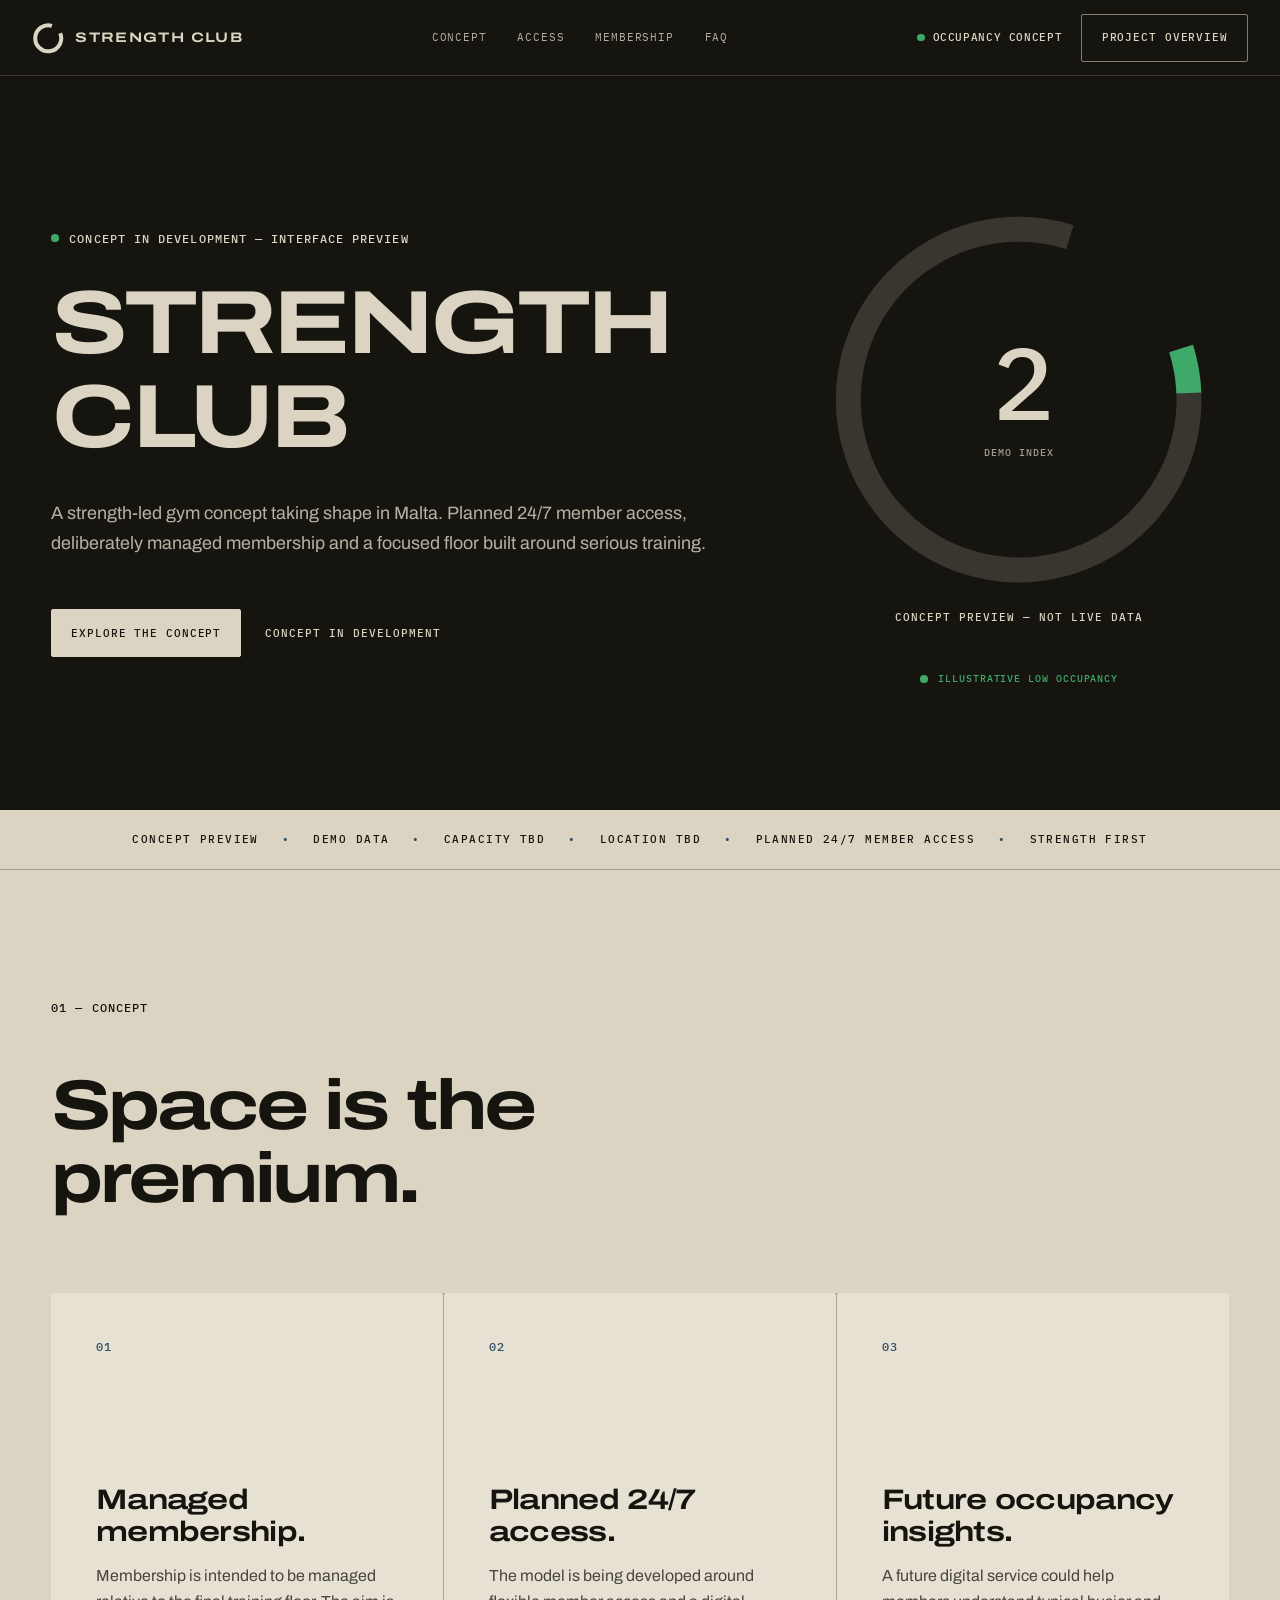
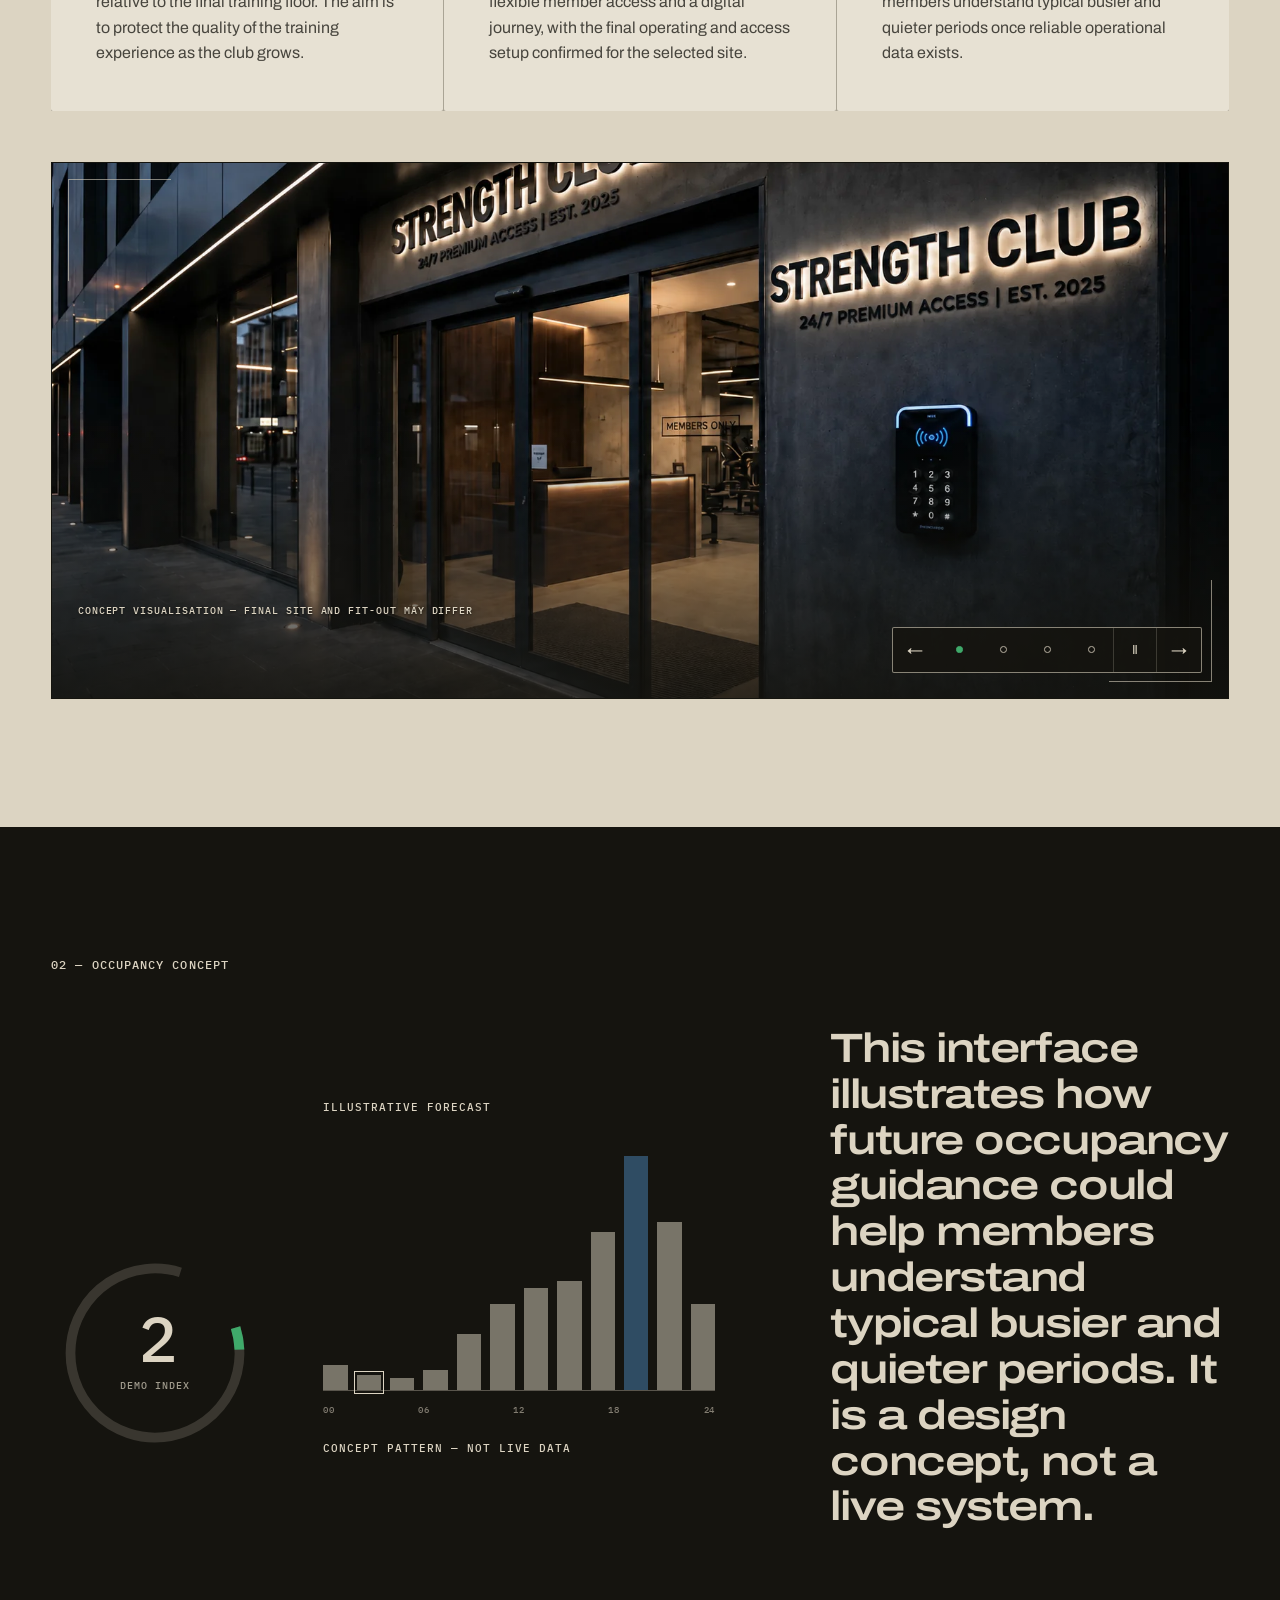
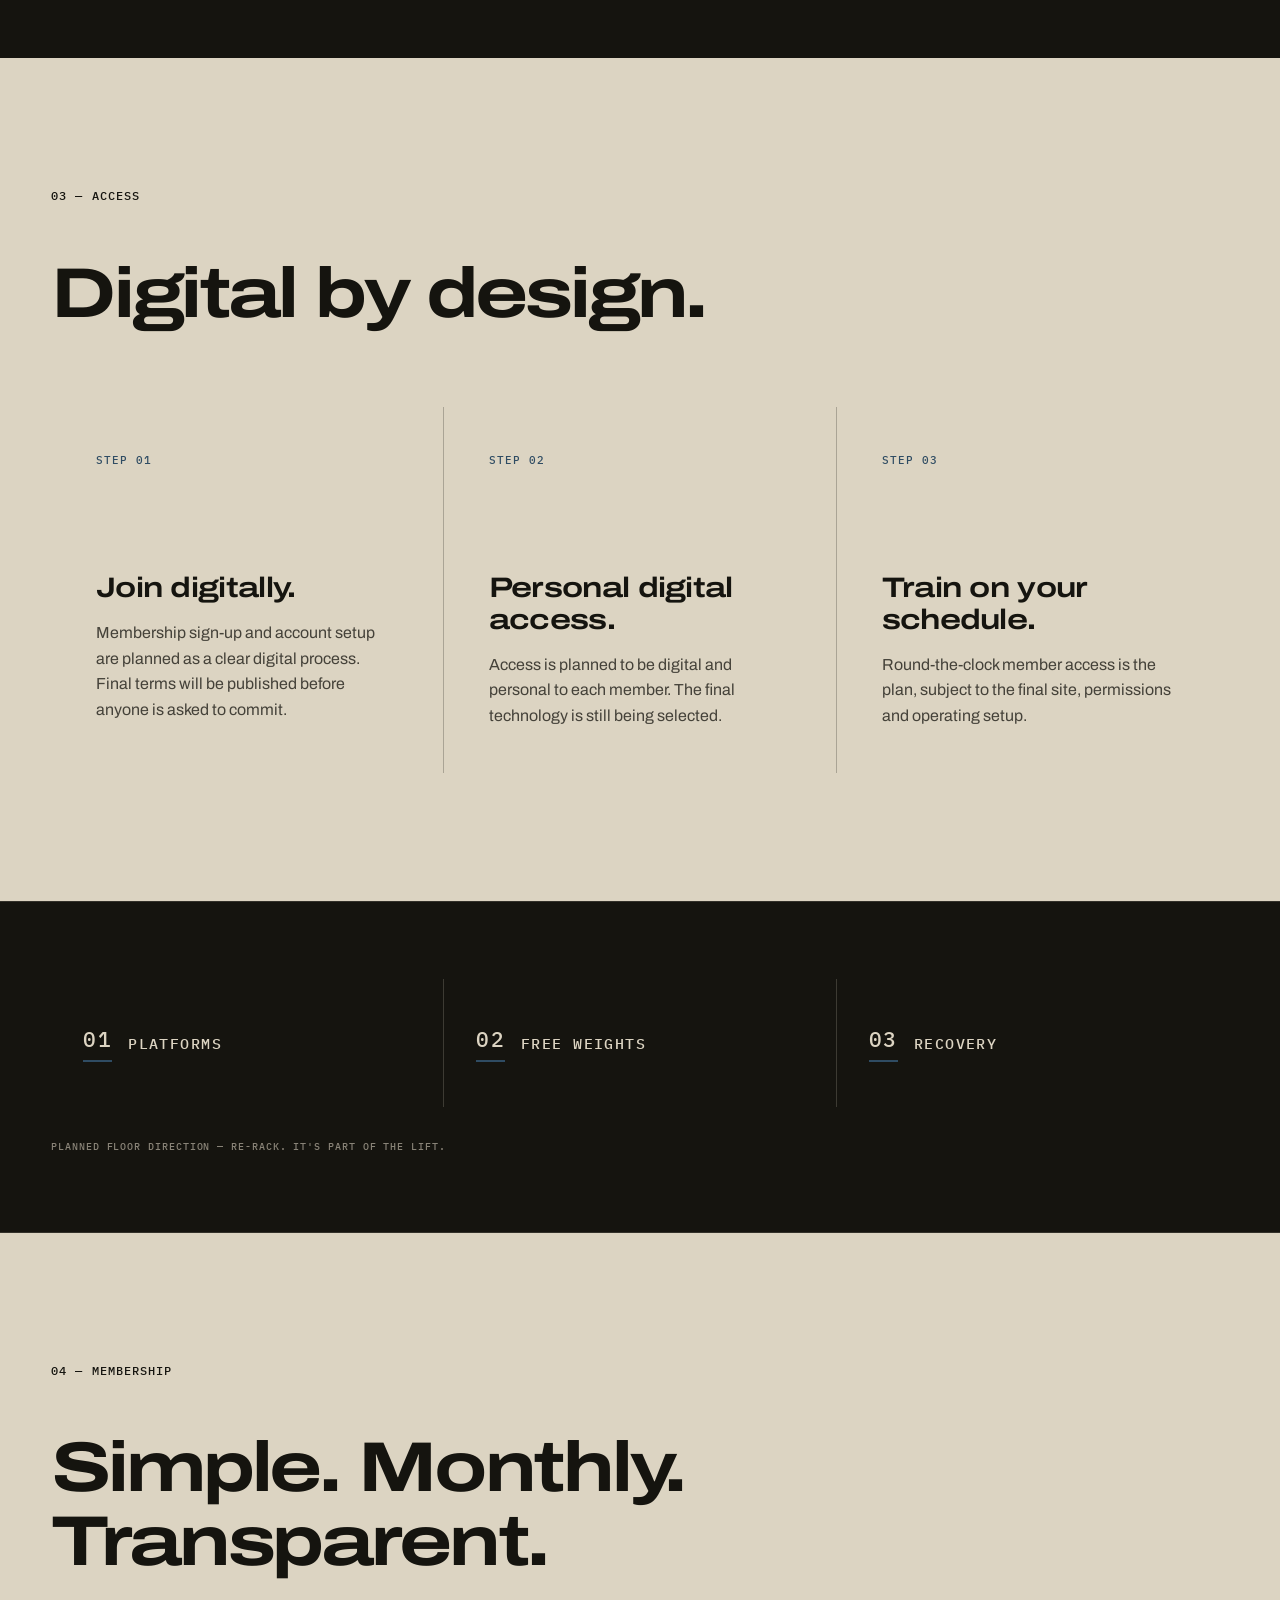
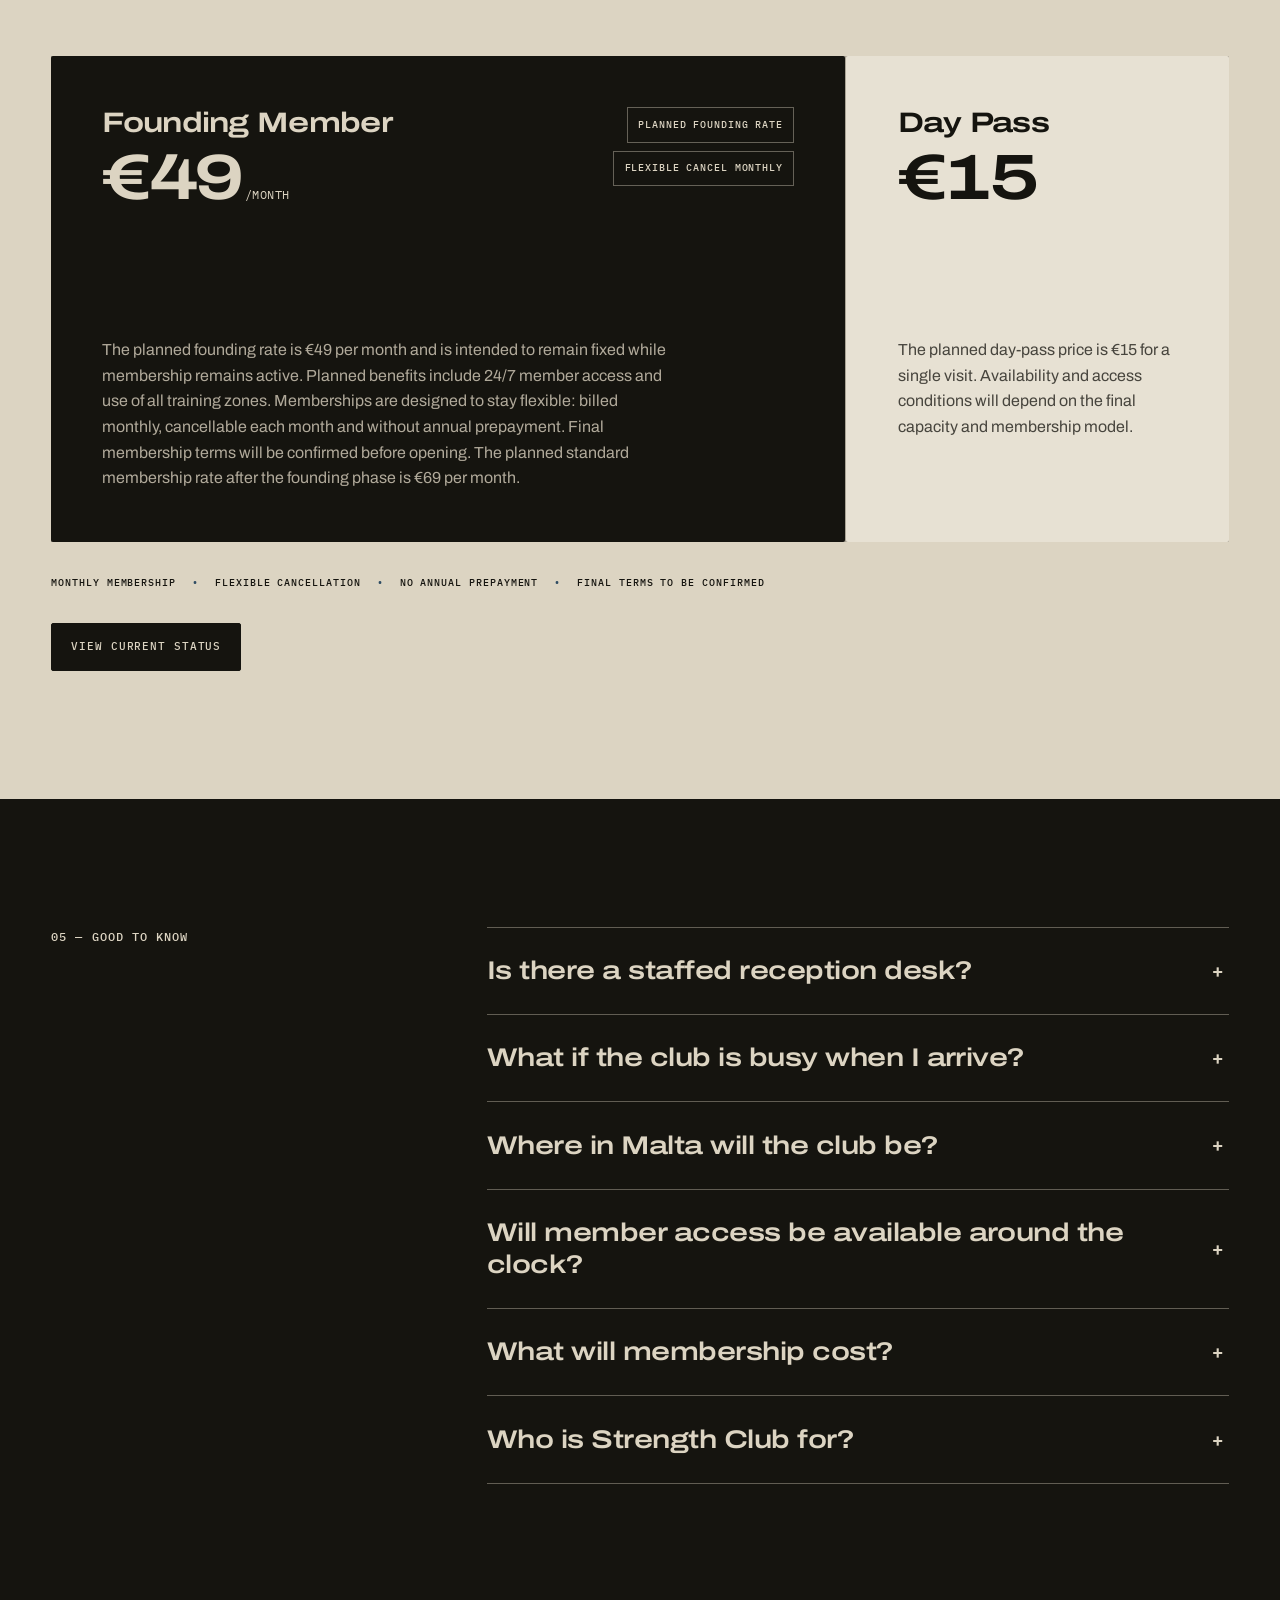
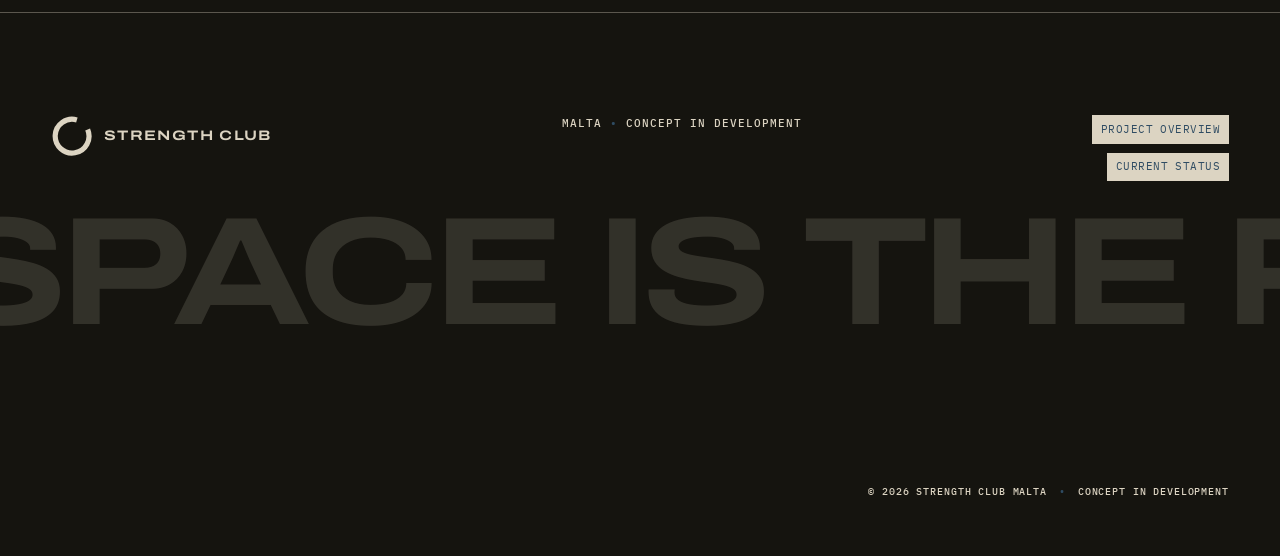
<file: index.html>
<!doctype html>
<html lang="en">
<head>
  <meta charset="utf-8">
  <meta name="viewport" content="width=device-width, initial-scale=1">
  <meta name="description" content="Strength Club Malta is a strength-led gym concept in development for Malta, built around planned 24/7 member access, managed membership and a focused training environment.">
  <meta name="theme-color" content="#15140F">
  <title>Strength Club Malta</title>
  <link rel="preconnect" href="https://fonts.googleapis.com">
  <link rel="preconnect" href="https://fonts.gstatic.com" crossorigin>
  <link href="https://fonts.googleapis.com/css2?family=Archivo:wdth,wght@62..125,400..700&amp;family=IBM+Plex+Mono:wght@400;500&amp;display=swap" rel="stylesheet" media="print" data-font-stylesheet>
  <noscript><link href="https://fonts.googleapis.com/css2?family=Archivo:wdth,wght@62..125,400..700&amp;family=IBM+Plex+Mono:wght@400;500&amp;display=swap" rel="stylesheet"></noscript>
  <link rel="icon" href="data:image/svg+xml,%3Csvg xmlns='http://www.w3.org/2000/svg' viewBox='0 0 64 64'%3E%3Crect width='64' height='64' fill='%2315140F'/%3E%3Cpath d='M56.4 22.4A26 26 0 1 1 39.8 7.6' fill='none' stroke='%23DCD4C2' stroke-width='8'/%3E%3C/svg%3E">
  <link rel="stylesheet" href="css/styles.css">
  <script src="js/main.js" defer></script>
</head>
<body>
  <a class="skip-link" href="#main-content">Skip to content</a>

  <header class="site-header theme-dark">
    <nav class="nav-shell" aria-label="Primary navigation">
      <a class="brand" href="#top" aria-label="Strength Club home">
        <svg class="brand-ring" viewBox="0 0 64 64" aria-hidden="true">
          <path d="M56.4 22.4A26 26 0 1 1 39.8 7.6" pathLength="100" />
        </svg>
        <span class="brand-name">STRENGTH CLUB</span>
      </a>

      <div class="nav-links" id="primary-navigation">
        <a href="#concept">Concept</a>
        <a href="#access">Access</a>
        <a href="#membership">Membership</a>
        <a href="#faq">FAQ</a>
        <a class="button button--outline nav-login-mobile" href="#concept">PROJECT OVERVIEW</a>
      </div>

      <div class="nav-actions">
        <div class="nav-live" aria-label="Occupancy interface concept preview">
          <span class="live-dot" aria-hidden="true"></span>
          <span>OCCUPANCY CONCEPT</span>
        </div>
        <a class="button button--outline nav-login-desktop" href="#concept">PROJECT OVERVIEW</a>
        <button class="menu-toggle" type="button" aria-expanded="false" aria-controls="primary-navigation">
          <span class="sr-only">Toggle menu</span>
          <span aria-hidden="true"></span>
          <span aria-hidden="true"></span>
        </button>
      </div>
    </nav>
  </header>

  <main id="main-content">
    <section class="hero theme-dark" id="top" aria-labelledby="hero-title">
      <div class="container hero-grid">
        <div class="hero-copy">
          <p class="eyebrow eyebrow--live"><span class="live-dot" aria-hidden="true"></span><span>CONCEPT IN DEVELOPMENT <span aria-hidden="true">—</span> INTERFACE PREVIEW</span></p>
          <h1 id="hero-title">STRENGTH CLUB</h1>
          <p class="hero-subline">A strength-led gym concept taking shape in Malta. Planned 24/7 member access, deliberately managed membership and a focused floor built around serious training.</p>
          <div class="hero-actions">
            <a class="button button--primary" href="#concept">EXPLORE THE CONCEPT</a>
            <span class="mono-note">CONCEPT IN DEVELOPMENT</span>
          </div>
        </div>

        <div class="hero-dial-wrap">
          <div class="dial dial--hero" data-dial>
            <svg class="dial-graphic" viewBox="0 0 320 320" role="img" aria-label="Illustrative occupancy interface preview. Demo value: 9." data-dial-graphic>
              <path class="dial-track" d="M283.97 120.91A130 130 0 1 1 199.09 36.03" pathLength="100" />
              <path class="dial-progress" d="M283.97 120.91A130 130 0 1 1 199.09 36.03" pathLength="100" data-dial-progress />
            </svg>
            <div class="dial-center">
              <output class="dial-number" aria-live="polite" aria-atomic="true" data-occupancy-count>9</output>
              <span class="dial-label">DEMO INDEX</span>
            </div>
          </div>
          <p class="mono-note">CONCEPT PREVIEW <span aria-hidden="true">—</span> NOT LIVE DATA</p>
          <p class="occupancy-status status--quiet" data-status>
            <span class="status-marker" aria-hidden="true"></span>
            <span data-status-text>ILLUSTRATIVE LOW OCCUPANCY</span>
          </p>
        </div>
      </div>
    </section>

    <section class="data-strip theme-light" aria-label="Illustrative club data interface">
      <div class="data-strip-inner">
        <span>CONCEPT PREVIEW</span><span aria-hidden="true">•</span>
        <span>DEMO DATA</span><span aria-hidden="true">•</span>
        <span>CAPACITY TBD</span><span aria-hidden="true">•</span>
        <span>LOCATION TBD</span><span aria-hidden="true">•</span>
        <span>PLANNED 24/7 MEMBER ACCESS</span><span aria-hidden="true">•</span>
        <span>STRENGTH FIRST</span>
      </div>
    </section>

    <section class="section concept theme-light reveal" id="concept" aria-labelledby="concept-title">
      <div class="container">
        <p class="eyebrow">01 — CONCEPT</p>
        <h2 id="concept-title">Space is the premium.</h2>
        <div class="card-grid concept-grid">
          <article class="info-card">
            <span class="card-number">01</span>
            <h3>Managed membership.</h3>
            <p>Membership is intended to be managed relative to the final training floor. The aim is to protect the quality of the training experience as the club grows.</p>
          </article>
          <article class="info-card">
            <span class="card-number">02</span>
            <h3>Planned 24/7 access.</h3>
            <p>The model is being developed around flexible member access and a digital journey, with the final operating and access setup confirmed for the selected site.</p>
          </article>
          <article class="info-card">
            <span class="card-number">03</span>
            <h3>Future occupancy insights.</h3>
            <p>A future digital service could help members understand typical busier and quieter periods once reliable operational data exists.</p>
          </article>
        </div>
        <div
          class="media-placeholder concept-slider"
          data-concept-slider
          role="region"
          aria-roledescription="carousel"
          aria-label="Strength Club concept visualisations"
          tabindex="0"
        >
          <div class="concept-slider__viewport">
            <figure class="concept-slide is-active" data-concept-slide role="group" aria-roledescription="slide" aria-label="1 of 4" aria-hidden="false">
              <img src="assets/images/strength-club-exterior.webp" width="1672" height="941" alt="Concept visualisation of the Strength Club exterior and digital member entrance." decoding="async" loading="eager">
            </figure>
            <figure class="concept-slide" data-concept-slide role="group" aria-roledescription="slide" aria-label="2 of 4" aria-hidden="true">
              <img src="assets/images/strength-club-interior-city.webp" width="1672" height="941" alt="Concept visualisation of a Strength Club training floor with free weights, racks and city views." decoding="async" loading="lazy">
            </figure>
            <figure class="concept-slide" data-concept-slide role="group" aria-roledescription="slide" aria-label="3 of 4" aria-hidden="true">
              <img src="assets/images/strength-club-interior-dark.webp" width="1672" height="941" alt="Concept visualisation of a focused Strength Club interior with strength equipment and mirrored walls." decoding="async" loading="lazy">
            </figure>
            <figure class="concept-slide" data-concept-slide role="group" aria-roledescription="slide" aria-label="4 of 4" aria-hidden="true">
              <img src="assets/images/strength-club-digital-access.webp" width="1672" height="941" alt="Concept visualisation of personal digital access at the Strength Club entrance." decoding="async" loading="lazy">
            </figure>
          </div>

          <p class="concept-slider__caption">CONCEPT VISUALISATION — FINAL SITE AND FIT-OUT MAY DIFFER</p>

          <div class="concept-slider__controls" aria-label="Concept visual controls">
            <button class="concept-slider__arrow" type="button" data-concept-previous aria-label="Previous concept visual"><span aria-hidden="true">←</span></button>
            <div class="concept-slider__dots" role="group" aria-label="Choose a concept visual">
              <button class="concept-slider__dot is-active" type="button" data-concept-dot data-slide-index="0" aria-label="Show concept visual 1" aria-current="true"></button>
              <button class="concept-slider__dot" type="button" data-concept-dot data-slide-index="1" aria-label="Show concept visual 2"></button>
              <button class="concept-slider__dot" type="button" data-concept-dot data-slide-index="2" aria-label="Show concept visual 3"></button>
              <button class="concept-slider__dot" type="button" data-concept-dot data-slide-index="3" aria-label="Show concept visual 4"></button>
            </div>
            <button class="concept-slider__toggle" type="button" data-concept-toggle aria-label="Pause slideshow" aria-pressed="false"><span data-concept-toggle-icon aria-hidden="true">Ⅱ</span></button>
            <button class="concept-slider__arrow" type="button" data-concept-next aria-label="Next concept visual"><span aria-hidden="true">→</span></button>
          </div>
        </div>
      </div>
    </section>

    <section class="section live-section theme-dark reveal" id="live" aria-labelledby="live-title">
      <div class="container">
        <p class="eyebrow">02 — OCCUPANCY CONCEPT</p>
        <h2 class="sr-only" id="live-title">Illustrative occupancy interface and forecast concept.</h2>
        <div class="live-layout">
          <div class="live-instruments">
            <div class="dial dial--compact" data-dial>
              <svg class="dial-graphic" viewBox="0 0 320 320" role="img" aria-label="Illustrative occupancy interface preview. Demo value: 9." data-dial-graphic>
                <path class="dial-track" d="M283.97 120.91A130 130 0 1 1 199.09 36.03" pathLength="100" />
                <path class="dial-progress" d="M283.97 120.91A130 130 0 1 1 199.09 36.03" pathLength="100" data-dial-progress />
              </svg>
              <div class="dial-center">
                <output class="dial-number" data-occupancy-count>9</output>
                <span class="dial-label">DEMO INDEX</span>
              </div>
            </div>

            <div class="forecast">
              <p class="forecast-title">ILLUSTRATIVE FORECAST</p>
              <div class="forecast-chart" data-forecast role="img" aria-label="Illustrative occupancy forecast concept. Not live data."></div>
              <div class="forecast-axis" aria-hidden="true">
                <span>00</span><span>06</span><span>12</span><span>18</span><span>24</span>
              </div>
              <p class="forecast-caption">CONCEPT PATTERN — NOT LIVE DATA</p>
            </div>
          </div>

          <div class="live-copy">
            <p>This interface illustrates how future occupancy guidance could help members understand typical busier and quieter periods. It is a design concept, not a live system.</p>
          </div>
        </div>
      </div>
    </section>

    <section class="section access theme-light reveal" id="access" aria-labelledby="access-title">
      <div class="container">
        <p class="eyebrow">03 — ACCESS</p>
        <h2 id="access-title">Digital by design.</h2>
        <div class="steps-grid">
          <article class="step">
            <span class="step-label">STEP 01</span>
            <h3>Join digitally.</h3>
            <p>Membership sign-up and account setup are planned as a clear digital process. Final terms will be published before anyone is asked to commit.</p>
          </article>
          <article class="step">
            <span class="step-label">STEP 02</span>
            <h3>Personal digital access.</h3>
            <p>Access is planned to be digital and personal to each member. The final technology is still being selected.</p>
          </article>
          <article class="step">
            <span class="step-label">STEP 03</span>
            <h3>Train on your schedule.</h3>
            <p>Round-the-clock member access is the plan, subject to the final site, permissions and operating setup.</p>
          </article>
        </div>
      </div>
    </section>

    <section class="wayfinding theme-dark reveal" aria-labelledby="zones-title">
      <div class="container">
        <h2 class="sr-only" id="zones-title">Training zones.</h2>
        <div class="zone-grid">
          <p><span>01</span> PLATFORMS</p>
          <p><span>02</span> FREE WEIGHTS</p>
          <p><span>03</span> RECOVERY</p>
        </div>
        <p class="wayfinding-note">PLANNED FLOOR DIRECTION — RE-RACK. IT'S PART OF THE LIFT.</p>
      </div>
    </section>

    <section class="section membership theme-light reveal" id="membership" aria-labelledby="membership-title">
      <div class="container">
        <p class="eyebrow">04 — MEMBERSHIP</p>
        <h2 id="membership-title">Simple. Monthly. Transparent.</h2>
        <div class="pricing-grid">
          <article class="price-card price-card--featured">
            <div class="price-card-head">
              <div>
                <h3>Founding Member</h3>
                <p class="price"><span>€49</span>/month</p>
              </div>
              <div class="membership-badges" aria-label="Membership features">
                <span class="spots-badge">PLANNED FOUNDING RATE</span>
                <span class="spots-badge">FLEXIBLE  CANCEL MONTHLY</span>
              </div>
            </div>
            <p>The planned founding rate is €49 per month and is intended to remain fixed while membership remains active. Planned benefits include 24/7 member access and use of all training zones. Memberships are designed to stay flexible: billed monthly, cancellable each month and without annual prepayment. Final membership terms will be confirmed before opening. The planned standard membership rate after the founding phase is €69 per month.</p>
          </article>
          <article class="price-card">
            <div class="price-card-head">
              <div>
                <h3>Day Pass</h3>
                <p class="price"><span>€15</span></p>
              </div>
            </div>
            <p>The planned day-pass price is €15 for a single visit. Availability and access conditions will depend on the final capacity and membership model.</p>
          </article>
        </div>
        <p class="terms-line">MONTHLY MEMBERSHIP <span>•</span> FLEXIBLE CANCELLATION <span>•</span> NO ANNUAL PREPAYMENT <span>•</span> FINAL TERMS TO BE CONFIRMED</p>
        <a class="button button--dark" href="#faq">VIEW CURRENT STATUS</a>
      </div>
    </section>

    <section class="section faq theme-dark reveal" id="faq" aria-labelledby="faq-title">
      <div class="container faq-layout">
        <div>
          <p class="eyebrow">05 — GOOD TO KNOW</p>
          <h2 class="sr-only" id="faq-title">Frequently asked questions.</h2>
        </div>
        <div class="accordion">
          <details>
            <summary>Is there a staffed reception desk?</summary>
            <p>A staffed reception desk is not planned. The club is intended to run digitally, while cleaning, maintenance, support and operational responsibility remain part of the model. The final setup will be published before opening.</p>
          </details>
          <details>
            <summary>What if the club is busy when I arrive?</summary>
            <p>Managing membership relative to the floor is central to the model. We will not promise that every piece of equipment is available at every moment, but the club is deliberately being designed not to maximise membership at the expense of the training experience.</p>
          </details>
          <details>
            <summary>Where in Malta will the club be?</summary>
            <p>The location has not been confirmed. The building will shape the final floor plan, and the location will be announced once an agreement is in place.</p>
          </details>
          <details>
            <summary>Will member access be available around the clock?</summary>
            <p>Round-the-clock member access is planned, but feasibility depends on the final site, permissions and operating setup. The confirmed access hours will be published before opening.</p>
          </details>
          <details>
            <summary>What will membership cost?</summary>
            <p>The current pricing plan is €49 per month for founding members, with a planned standard membership rate of €69 per month and a €15 day pass. Memberships are intended to be billed monthly and cancellable each month, without annual prepayment. Final membership terms will be confirmed before opening.</p>
          </details>
          <details>
            <summary>Who is Strength Club for?</summary>
            <p>Anyone who enjoys training and is motivated to work on themselves. You do not need to be advanced. The club is intended for people who value flexible access, a focused environment, good equipment and a floor that is managed responsibly.</p>
          </details>
        </div>
      </div>
    </section>
  </main>

  <footer class="site-footer theme-dark">
    <div class="footer-graphic" aria-hidden="true">SPACE IS THE PREMIUM.</div>
    <div class="container footer-content">
      <div class="footer-top">
        <a class="brand footer-brand" href="#top" aria-label="Strength Club home">
          <svg class="brand-ring" viewBox="0 0 64 64" aria-hidden="true">
            <path d="M56.4 22.4A26 26 0 1 1 39.8 7.6" pathLength="100" />
          </svg>
          <span class="brand-name">STRENGTH CLUB</span>
        </a>
        <p class="footer-location">MALTA <span>•</span> CONCEPT IN DEVELOPMENT</p>
        <div class="footer-contact">
          <a href="#concept">PROJECT OVERVIEW</a>
          <a href="#faq">CURRENT STATUS</a>
        </div>
      </div>
      <div class="footer-bottom">
        <p>© 2026 STRENGTH CLUB MALTA <span>•</span> CONCEPT IN DEVELOPMENT</p>
      </div>
    </div>
  </footer>
</body>
</html>
</file>
<file: css/styles.css>
@charset "UTF-8";

:root {
  /* Colors */
  --ink: #15140F;
  --stone: #DCD4C2;
  --stone-soft: #E7E1D3;
  --grotto: #2F4C63;
  --live: #3FA96A;

  /* Typography */
  --font-display: "Archivo", sans-serif;
  --font-body: "Archivo", sans-serif;
  --font-mono: "IBM Plex Mono", monospace;

  /* Layout */
  --container: 1460px;
  --gutter: clamp(1.25rem, 4vw, 4.5rem);
  --section-space: clamp(5rem, 10vw, 9.5rem);
  --header-height: 4.75rem;
}

*,
*::before,
*::after {
  box-sizing: border-box;
}

html {
  scroll-behavior: smooth;
  scroll-padding-top: var(--header-height);
  -webkit-text-size-adjust: 100%;
  text-size-adjust: 100%;
}

body {
  margin: 0;
  min-width: 20rem;
  background: var(--ink);
  color: var(--ink);
  font-family: var(--font-body);
  font-size: 1rem;
  font-weight: 400;
  line-height: 1.6;
  text-rendering: optimizeLegibility;
  -webkit-font-smoothing: antialiased;
}

body.menu-open {
  overflow: hidden;
}

img,
svg {
  display: block;
  max-width: 100%;
}

a {
  color: inherit;
  text-decoration: none;
}

button,
input,
select,
textarea {
  font: inherit;
}

button {
  color: inherit;
}

p,
h1,
h2,
h3 {
  margin-top: 0;
}

p:last-child {
  margin-bottom: 0;
}

::selection {
  background: var(--grotto);
  color: var(--stone);
}

:where(a, button, summary):focus-visible {
  outline: 2px solid var(--grotto);
  outline-offset: 4px;
}

.theme-dark :where(a, button, summary):focus-visible {
  box-shadow: 0 0 0 4px var(--stone);
}

.skip-link {
  position: fixed;
  z-index: 1000;
  top: 0.75rem;
  left: 0.75rem;
  padding: 0.7rem 1rem;
  border-radius: 2px;
  background: var(--stone);
  color: var(--ink);
  font-family: var(--font-mono);
  font-size: 0.75rem;
  letter-spacing: 0.08em;
  text-transform: uppercase;
  transform: translateY(-180%);
}

.skip-link:focus {
  transform: translateY(0);
}

.sr-only {
  position: absolute !important;
  width: 1px !important;
  height: 1px !important;
  padding: 0 !important;
  margin: -1px !important;
  overflow: hidden !important;
  clip: rect(0, 0, 0, 0) !important;
  white-space: nowrap !important;
  border: 0 !important;
}

.container {
  width: min(100% - (2 * var(--gutter)), var(--container));
  margin-inline: auto;
}

.theme-dark {
  background: var(--ink);
  color: var(--stone);
}

.theme-light {
  background: var(--stone);
  color: var(--ink);
}

.section {
  padding-block: var(--section-space);
}

h1,
h2,
h3,
.brand-name {
  font-family: var(--font-display);
  font-stretch: 125%;
  font-variation-settings: "wdth" 125;
}

h1,
h2 {
  font-weight: 700;
  letter-spacing: -0.045em;
  line-height: 1.05;
}

h1 {
  max-width: 10ch;
  margin-bottom: clamp(1.5rem, 3vw, 2.2rem);
  font-size: clamp(3.3rem, 7vw, 7.8rem);
}

h2 {
  max-width: 13ch;
  margin-bottom: clamp(2.75rem, 6vw, 5.5rem);
  font-size: clamp(2.65rem, 5.5vw, 6.25rem);
}

h3 {
  margin-bottom: 1rem;
  font-size: clamp(1.45rem, 2.2vw, 2.1rem);
  font-weight: 650;
  letter-spacing: -0.025em;
  line-height: 1.12;
}

.eyebrow,
.mono-note,
.card-number,
.step-label,
.spots-badge,
.terms-line,
.forecast-title,
.forecast-caption,
.forecast-axis,
.occupancy-status,
.data-strip,
.zone-grid,
.wayfinding-note,
.footer-location,
.footer-bottom,
.placeholder-index,
.placeholder-caption {
  font-family: var(--font-mono);
  font-variant-numeric: tabular-nums;
  font-weight: 500;
  letter-spacing: 0.09em;
  text-transform: uppercase;
}

.eyebrow {
  display: flex;
  align-items: center;
  gap: 0.65rem;
  margin-bottom: clamp(2rem, 4vw, 4rem);
  font-size: 0.75rem;
}

.eyebrow--live {
  margin-bottom: 1.75rem;
}

.live-dot,
.status-marker {
  display: inline-block;
  flex: 0 0 auto;
  width: 0.48rem;
  height: 0.48rem;
  border-radius: 50%;
  background: var(--live);
}

.button {
  display: inline-flex;
  min-height: 3rem;
  align-items: center;
  justify-content: center;
  padding: 0.82rem 1.2rem;
  border: 1px solid transparent;
  border-radius: 2px;
  font-family: var(--font-mono);
  font-size: 0.69rem;
  font-weight: 500;
  letter-spacing: 0.08em;
  line-height: 1;
  text-align: center;
  text-transform: uppercase;
  transition: background-color 180ms ease, color 180ms ease, border-color 180ms ease;
}

.button--primary {
  border-color: var(--stone);
  background: var(--stone);
  color: var(--ink);
}

.button--primary:hover {
  background: var(--stone-soft);
}

.button--outline {
  border-color: rgba(220, 212, 194, 0.55);
  color: var(--stone);
}

.button--outline:hover {
  border-color: var(--stone);
  background: var(--stone);
  color: var(--ink);
}

.button--dark {
  border-color: var(--ink);
  background: var(--ink);
  color: var(--stone);
}

.button--dark:hover {
  background: var(--grotto);
  border-color: var(--grotto);
}

/* Header */
.site-header {
  position: sticky;
  z-index: 100;
  top: 0;
  height: var(--header-height);
  border-bottom: 1px solid rgba(220, 212, 194, 0.18);
}

.nav-shell {
  display: grid;
  width: min(100% - (2 * clamp(1rem, 2.5vw, 2.5rem)), 1600px);
  height: 100%;
  margin-inline: auto;
  grid-template-columns: auto 1fr auto;
  align-items: center;
  gap: clamp(1rem, 3vw, 3.5rem);
}

.brand {
  display: inline-flex;
  align-items: center;
  gap: 0.7rem;
  white-space: nowrap;
}

.brand-ring {
  width: 2rem;
  height: 2rem;
}

.brand-ring path {
  fill: none;
  stroke: currentColor;
  stroke-linecap: butt;
  stroke-width: 8;
}

.brand-name {
  font-size: 0.86rem;
  font-weight: 650;
  letter-spacing: 0.1em;
  line-height: 1;
}

.nav-links {
  display: flex;
  align-items: center;
  justify-content: center;
  gap: clamp(1.2rem, 2.4vw, 2.75rem);
}

.nav-links > a:not(.button) {
  position: relative;
  color: rgba(220, 212, 194, 0.8);
  font-family: var(--font-mono);
  font-size: 0.67rem;
  letter-spacing: 0.08em;
  text-transform: uppercase;
}

.nav-links > a:not(.button)::after {
  position: absolute;
  right: 0;
  bottom: -0.45rem;
  left: 0;
  height: 1px;
  background: var(--stone);
  content: "";
  transform: scaleX(0);
  transform-origin: right;
  transition: transform 180ms ease;
}

.nav-links > a:not(.button):hover {
  color: var(--stone);
}

.nav-links > a:not(.button):hover::after {
  transform: scaleX(1);
  transform-origin: left;
}

.nav-actions {
  display: flex;
  align-items: center;
  justify-content: flex-end;
  gap: clamp(0.75rem, 1.5vw, 1.5rem);
}

.nav-live {
  display: flex;
  align-items: center;
  gap: 0.5rem;
  font-family: var(--font-mono);
  font-size: 0.66rem;
  font-variant-numeric: tabular-nums;
  font-weight: 500;
  letter-spacing: 0.06em;
  white-space: nowrap;
}

.nav-login-mobile,
.menu-toggle {
  display: none;
}

/* Hero */
.hero {
  display: flex;
  min-height: calc(90svh - var(--header-height));
  align-items: center;
  padding-block: clamp(4rem, 8vw, 8rem);
}

.hero-grid {
  display: grid;
  grid-template-columns: minmax(0, 1.22fr) minmax(20rem, 0.78fr);
  align-items: center;
  gap: clamp(3rem, 8vw, 9rem);
}

.hero-copy {
  max-width: 55rem;
}

.hero-subline {
  max-width: 44rem;
  margin-bottom: clamp(2rem, 4vw, 3.25rem);
  color: rgba(220, 212, 194, 0.82);
  font-size: clamp(1rem, 1.4vw, 1.2rem);
  line-height: 1.65;
}

.hero-actions {
  display: flex;
  align-items: center;
  gap: 1.5rem;
  flex-wrap: wrap;
}

.mono-note {
  font-size: 0.69rem;
}

.hero-dial-wrap {
  display: flex;
  align-items: center;
  flex-direction: column;
}

.dial {
  position: relative;
  flex: 0 0 auto;
  aspect-ratio: 1;
}

.dial--hero {
  width: min(100%, 31rem);
}

.dial-graphic {
  width: 100%;
  height: 100%;
  overflow: visible;
}

.dial-track,
.dial-progress {
  fill: none;
  stroke-width: 19;
}

.dial-track {
  stroke: rgba(220, 212, 194, 0.18);
}

.dial-progress {
  stroke: var(--live);
  stroke-linecap: butt;
  transition: stroke-dashoffset 1.2s ease-out;
}

.dial-center {
  position: absolute;
  top: 50%;
  left: 50%;
  display: flex;
  align-items: center;
  flex-direction: column;
  justify-content: center;
  transform: translate(-50%, -50%);
}

.dial-number {
  color: var(--stone);
  font-family: var(--font-mono);
  font-size: clamp(4.6rem, 8vw, 8rem);
  font-variant-numeric: tabular-nums;
  font-weight: 500;
  letter-spacing: -0.08em;
  line-height: 0.85;
}

.dial-label {
  margin-top: 1.2rem;
  color: rgba(220, 212, 194, 0.7);
  font-family: var(--font-mono);
  font-size: clamp(0.58rem, 0.8vw, 0.72rem);
  font-weight: 500;
  letter-spacing: 0.1em;
  text-transform: uppercase;
}

.occupancy-status {
  display: flex;
  min-height: 2.15rem;
  align-items: center;
  gap: 0.65rem;
  margin: 1.5rem 0 0;
  padding: 0.45rem 0.65rem;
  font-size: clamp(0.6rem, 0.8vw, 0.72rem);
  line-height: 1.35;
  text-align: center;
}

.status--quiet {
  color: var(--live);
}

.status--steady {
  color: var(--stone);
}

.status--steady .status-marker {
  background: var(--stone);
}

.status--busy {
  border-radius: 2px;
  background: var(--stone);
  color: var(--grotto);
}

.status--busy .status-marker {
  background: var(--grotto);
}

/* Live data strip */
.data-strip {
  overflow-x: auto;
  border-bottom: 1px solid rgba(21, 20, 15, 0.28);
  scrollbar-width: none;
}

.data-strip::-webkit-scrollbar {
  display: none;
}

.data-strip-inner {
  display: flex;
  width: max-content;
  min-width: 100%;
  min-height: 3.7rem;
  align-items: center;
  justify-content: center;
  gap: clamp(0.75rem, 1.8vw, 1.8rem);
  padding-inline: var(--gutter);
  font-size: 0.66rem;
  white-space: nowrap;
}

.data-strip-inner > span[aria-hidden="true"] {
  color: var(--grotto);
}

/* Concept */
.card-grid,
.steps-grid,
.pricing-grid {
  display: grid;
  gap: 1px;
  background: rgba(21, 20, 15, 0.25);
}

.concept-grid,
.steps-grid {
  grid-template-columns: repeat(3, 1fr);
}

.info-card {
  min-height: 23rem;
  padding: clamp(1.6rem, 3.5vw, 3.25rem);
  border-radius: 2px;
  background: var(--stone-soft);
}

.card-number {
  display: block;
  margin-bottom: clamp(5rem, 10vw, 9rem);
  color: var(--grotto);
  font-size: 0.72rem;
}

.info-card p,
.step p,
.price-card > p {
  max-width: 36rem;
  color: rgba(21, 20, 15, 0.76);
}

.media-placeholder {
  position: relative;
  display: flex;
  min-height: clamp(18rem, 42vw, 42rem);
  align-items: flex-end;
  justify-content: space-between;
  margin-top: clamp(2rem, 4vw, 4rem);
  padding: clamp(1rem, 2vw, 1.6rem);
  border: 1px solid rgba(21, 20, 15, 0.45);
  background: var(--stone-soft);
}

.media-placeholder::before,
.media-placeholder::after {
  position: absolute;
  width: clamp(3rem, 8vw, 8rem);
  height: clamp(3rem, 8vw, 8rem);
  content: "";
}

.media-placeholder::before {
  top: 1rem;
  left: 1rem;
  border-top: 1px solid rgba(21, 20, 15, 0.3);
  border-left: 1px solid rgba(21, 20, 15, 0.3);
}

.media-placeholder::after {
  right: 1rem;
  bottom: 1rem;
  border-right: 1px solid rgba(21, 20, 15, 0.3);
  border-bottom: 1px solid rgba(21, 20, 15, 0.3);
}

.placeholder-index,
.placeholder-caption {
  position: relative;
  z-index: 1;
  font-size: 0.65rem;
}

.concept-slider {
  position: relative;
  display: block;
  overflow: hidden;
  padding: 0;
  background: var(--ink);
  isolation: isolate;
  touch-action: pan-y;
}

.concept-slider::before,
.concept-slider::after {
  z-index: 3;
  border-color: rgba(220, 212, 194, 0.58);
  pointer-events: none;
}

.concept-slider__viewport,
.concept-slide {
  position: absolute;
  inset: 0;
}

.concept-slider__viewport::after {
  position: absolute;
  z-index: 2;
  right: 0;
  bottom: 0;
  left: 0;
  height: 52%;
  background: linear-gradient(180deg, transparent, rgba(21, 20, 15, 0.82));
  content: "";
  pointer-events: none;
}

.concept-slide {
  z-index: 1;
  margin: 0;
  opacity: 0;
  pointer-events: none;
  transition: opacity 750ms ease, visibility 0s linear 750ms;
  visibility: hidden;
}

.concept-slide.is-active {
  opacity: 1;
  pointer-events: auto;
  transition-delay: 0s;
  visibility: visible;
}

.concept-slide img {
  width: 100%;
  height: 100%;
  object-fit: cover;
  object-position: center;
}

.concept-slider__caption {
  position: absolute;
  z-index: 4;
  bottom: 5rem;
  left: clamp(1rem, 2vw, 1.6rem);
  max-width: min(38rem, calc(100% - 2rem));
  margin: 0;
  color: var(--stone);
  font-family: var(--font-mono);
  font-size: 0.65rem;
  font-variant-numeric: tabular-nums;
  font-weight: 500;
  letter-spacing: 0.09em;
  line-height: 1.5;
  text-shadow: 0 1px 2px rgba(21, 20, 15, 0.9);
  text-transform: uppercase;
}

.concept-slider__controls {
  position: absolute;
  z-index: 4;
  right: clamp(1rem, 2vw, 1.6rem);
  bottom: clamp(1rem, 2vw, 1.6rem);
  display: none;
  align-items: center;
  overflow: hidden;
  border: 1px solid rgba(220, 212, 194, 0.58);
  border-radius: 2px;
  background: rgba(21, 20, 15, 0.82);
}

.concept-slider.slider-ready .concept-slider__controls {
  display: flex;
}

.concept-slider__arrow,
.concept-slider__dot,
.concept-slider__toggle {
  display: inline-flex;
  width: 2.75rem;
  min-width: 2.75rem;
  height: 2.75rem;
  align-items: center;
  justify-content: center;
  padding: 0;
  border: 0;
  background: transparent;
  color: var(--stone);
  cursor: pointer;
}

.concept-slider__arrow:hover,
.concept-slider__dot:hover,
.concept-slider__toggle:hover {
  background: rgba(220, 212, 194, 0.12);
}

.concept-slider__dots {
  display: flex;
}

.concept-slider__dot::before {
  width: 0.42rem;
  height: 0.42rem;
  border: 1px solid rgba(220, 212, 194, 0.8);
  border-radius: 50%;
  content: "";
}

.concept-slider__dot.is-active::before {
  border-color: var(--live);
  background: var(--live);
}

.concept-slider__toggle {
  border-right: 1px solid rgba(220, 212, 194, 0.2);
  border-left: 1px solid rgba(220, 212, 194, 0.2);
  font-family: var(--font-mono);
  font-size: 0.72rem;
}

.concept-slider__toggle[hidden] {
  display: none;
}

.concept-slider:focus-visible,
.concept-slider :where(button):focus-visible {
  outline: 2px solid var(--stone);
  outline-offset: -4px;
}

/* Live and forecast */
.live-layout {
  display: grid;
  grid-template-columns: minmax(0, 1.25fr) minmax(17rem, 0.75fr);
  align-items: center;
  gap: clamp(4rem, 9vw, 10rem);
}

.live-instruments {
  display: grid;
  grid-template-columns: minmax(13rem, 0.62fr) minmax(21rem, 1.38fr);
  align-items: end;
  gap: clamp(2rem, 5vw, 5rem);
}

.dial--compact {
  width: min(100%, 20rem);
}

.dial--compact .dial-track,
.dial--compact .dial-progress {
  stroke-width: 15;
}

.dial--compact .dial-number {
  font-size: clamp(3.25rem, 5vw, 5.5rem);
}

.dial--compact .dial-label {
  margin-top: 0.8rem;
}

.forecast {
  min-width: 0;
}

.forecast-title,
.forecast-caption {
  margin-bottom: 1.2rem;
  font-size: 0.68rem;
}

.forecast-chart {
  display: grid;
  height: clamp(11rem, 20vw, 18rem);
  grid-template-columns: repeat(12, minmax(0, 1fr));
  align-items: end;
  gap: clamp(0.3rem, 0.7vw, 0.7rem);
  border-bottom: 1px solid rgba(220, 212, 194, 0.34);
}

.forecast-bar {
  position: relative;
  height: var(--bar-value, 10%);
  min-height: 0.35rem;
  background: rgba(220, 212, 194, 0.5);
  transition: height 650ms ease-out, background-color 180ms ease;
}

.forecast-bar.is-peak {
  background: var(--grotto);
}

.forecast-bar.is-current::after {
  position: absolute;
  inset: -4px -3px;
  border: 1px solid var(--stone);
  content: "";
}

.forecast-axis {
  display: flex;
  justify-content: space-between;
  margin-top: 0.7rem;
  color: rgba(220, 212, 194, 0.55);
  font-size: 0.58rem;
}

.forecast-caption {
  margin-top: 1.4rem;
  margin-bottom: 0;
  color: var(--stone);
}

.live-copy p {
  max-width: 22ch;
  margin: 0;
  font-family: var(--font-display);
  font-size: clamp(1.75rem, 3.2vw, 3.35rem);
  font-stretch: 125%;
  font-variation-settings: "wdth" 125;
  font-weight: 600;
  letter-spacing: -0.035em;
  line-height: 1.12;
}

/* Access */
.step {
  min-height: 21rem;
  padding: clamp(1.6rem, 3.5vw, 3.25rem);
  background: var(--stone);
}

.step-label {
  display: block;
  margin-bottom: clamp(4.5rem, 8vw, 8rem);
  color: var(--grotto);
  font-size: 0.7rem;
}

/* Wayfinding */
.wayfinding {
  padding-block: clamp(3.5rem, 6vw, 6rem);
  border-top: 1px solid rgba(220, 212, 194, 0.15);
  border-bottom: 1px solid rgba(220, 212, 194, 0.15);
}

.zone-grid {
  display: grid;
  grid-template-columns: repeat(3, 1fr);
  gap: 1px;
  background: rgba(220, 212, 194, 0.2);
}

.zone-grid p {
  display: flex;
  min-height: 8rem;
  align-items: center;
  gap: 1rem;
  margin: 0;
  padding: clamp(1rem, 2.5vw, 2.25rem);
  background: var(--ink);
  font-size: clamp(0.72rem, 1.2vw, 0.95rem);
}

.zone-grid p span {
  padding-bottom: 0.15rem;
  border-bottom: 2px solid var(--grotto);
  color: var(--stone);
  font-size: 1.35em;
}

.wayfinding-note {
  margin: 2rem 0 0;
  color: rgba(220, 212, 194, 0.58);
  font-size: 0.64rem;
}

/* Membership */
.pricing-grid {
  grid-template-columns: minmax(0, 1.35fr) minmax(17rem, 0.65fr);
}

.price-card {
  min-height: 26rem;
  padding: clamp(1.7rem, 4vw, 4rem);
  border-radius: 2px;
  background: var(--stone-soft);
}

.price-card--featured {
  background: var(--ink);
  color: var(--stone);
}

.price-card-head {
  display: flex;
  align-items: flex-start;
  justify-content: space-between;
  gap: 2rem;
  margin-bottom: clamp(5rem, 10vw, 9rem);
}

.price-card h3 {
  margin-bottom: 0.6rem;
}

.price {
  margin: 0;
  font-family: var(--font-mono);
  font-size: 0.78rem;
  font-variant-numeric: tabular-nums;
  letter-spacing: 0.04em;
  text-transform: uppercase;
}

.price span {
  margin-right: 0.25rem;
  font-family: var(--font-display);
  font-size: clamp(2.7rem, 5vw, 5.2rem);
  font-stretch: 125%;
  font-variation-settings: "wdth" 125;
  font-weight: 700;
  letter-spacing: -0.05em;
  line-height: 0.95;
}

.spots-badge {
  flex: 0 0 auto;
  padding: 0.55rem 0.65rem;
  border: 1px solid rgba(220, 212, 194, 0.4);
  font-size: 0.61rem;
  white-space: nowrap;
}

.membership-badges {
  display: flex;
  align-items: flex-end;
  flex-direction: column;
  gap: 0.5rem;
}

.price-card--featured > p {
  color: rgba(220, 212, 194, 0.78);
}

.terms-line {
  display: flex;
  gap: 1rem;
  margin: 2rem 0;
  font-size: 0.65rem;
  flex-wrap: wrap;
}

.terms-line span {
  color: var(--grotto);
}

/* FAQ */
.faq-layout {
  display: grid;
  grid-template-columns: minmax(12rem, 0.62fr) minmax(0, 1.38fr);
  gap: clamp(3rem, 8vw, 9rem);
}

.accordion {
  border-top: 1px solid rgba(220, 212, 194, 0.38);
}

.accordion details {
  border-bottom: 1px solid rgba(220, 212, 194, 0.38);
}

.accordion summary {
  position: relative;
  padding: 1.7rem 3.5rem 1.7rem 0;
  cursor: pointer;
  font-family: var(--font-display);
  font-size: clamp(1.25rem, 2vw, 1.8rem);
  font-stretch: 125%;
  font-variation-settings: "wdth" 125;
  font-weight: 600;
  letter-spacing: -0.02em;
  line-height: 1.25;
  list-style: none;
}

.accordion summary::-webkit-details-marker {
  display: none;
}

.accordion summary::after {
  position: absolute;
  top: 50%;
  right: 0.4rem;
  font-family: var(--font-mono);
  font-size: 1.2rem;
  content: "+";
  transform: translateY(-50%);
}

.accordion details[open] summary::after {
  content: "−";
}

.accordion details p {
  max-width: 48rem;
  margin: -0.4rem 0 2rem;
  padding-right: 3rem;
  color: rgba(220, 212, 194, 0.72);
}

/* Footer */
.site-footer {
  position: relative;
  min-height: 34rem;
  overflow: hidden;
  border-top: 1px solid rgba(220, 212, 194, 0.35);
  padding-block: clamp(4rem, 8vw, 7rem) 2rem;
}

.footer-graphic {
  position: absolute;
  top: 48%;
  left: 50%;
  width: 110%;
  color: rgba(220, 212, 194, 0.15);
  font-family: var(--font-display);
  font-size: clamp(4.5rem, 12vw, 13rem);
  font-stretch: 125%;
  font-variation-settings: "wdth" 125;
  font-weight: 700;
  letter-spacing: -0.06em;
  line-height: 0.8;
  text-align: center;
  white-space: nowrap;
  transform: translate(-50%, -50%);
  user-select: none;
}

.footer-content {
  position: relative;
  z-index: 1;
  display: flex;
  min-height: 24rem;
  flex-direction: column;
  justify-content: space-between;
}

.footer-top,
.footer-bottom {
  display: flex;
  align-items: flex-start;
  justify-content: space-between;
  gap: 2rem;
}

.footer-brand .brand-ring {
  width: 2.6rem;
  height: 2.6rem;
}

.footer-location {
  margin: 0;
  font-size: 0.68rem;
}

.footer-location span,
.footer-bottom span {
  color: var(--grotto);
}

.footer-contact {
  display: flex;
  align-items: flex-end;
  flex-direction: column;
  gap: 0.55rem;
}

.footer-contact a {
  padding: 0.35rem 0.55rem;
  background: var(--stone);
  color: var(--grotto);
  font-family: var(--font-mono);
  font-size: 0.68rem;
  letter-spacing: 0.04em;
}

.footer-contact a:hover {
  background: var(--stone-soft);
}

.footer-bottom {
  align-items: flex-end;
  justify-content: flex-end;
  font-size: 0.6rem;
}

.footer-bottom p {
  display: flex;
  align-items: center;
  justify-content: flex-end;
  gap: 0.75rem;
  margin: 0;
  flex-wrap: wrap;
}

.footer-bottom a {
  text-decoration: underline;
  text-decoration-color: var(--grotto);
  text-underline-offset: 0.25rem;
}

/* Progressive reveal */
.reveal-enabled .reveal {
  opacity: 0;
  transform: translateY(12px);
  transition: opacity 700ms ease, transform 700ms ease;
}

.reveal-enabled .reveal.is-visible {
  opacity: 1;
  transform: translateY(0);
}

@media (max-width: 1180px) {
  .hero-grid {
    grid-template-columns: minmax(0, 1.1fr) minmax(19rem, 0.9fr);
    gap: 3rem;
  }

  .live-layout {
    grid-template-columns: 1fr;
  }

  .live-copy p {
    max-width: 29ch;
  }
}

@media (max-width: 980px) {
  .concept-grid,
  .steps-grid {
    grid-template-columns: 1fr;
  }

  .info-card,
  .step {
    min-height: 0;
  }

  .card-number,
  .step-label {
    margin-bottom: 4rem;
  }

  .pricing-grid {
    grid-template-columns: 1fr;
  }

  .price-card {
    min-height: 0;
  }

  .price-card-head {
    margin-bottom: 5rem;
  }
}

@media (max-width: 860px) {
  :root {
    --header-height: 4.25rem;
  }

  .nav-shell {
    grid-template-columns: 1fr auto;
  }

  .nav-links {
    position: absolute;
    top: 100%;
    right: 0;
    left: 0;
    display: flex;
    height: calc(100svh - var(--header-height));
    align-items: flex-start;
    flex-direction: column;
    justify-content: flex-start;
    gap: 0;
    padding: 2rem var(--gutter);
    border-top: 1px solid rgba(220, 212, 194, 0.18);
    background: var(--ink);
    opacity: 0;
    pointer-events: none;
    transform: translateY(-0.75rem);
    transition: opacity 180ms ease, transform 180ms ease, visibility 180ms;
    visibility: hidden;
  }

  .nav-links.is-open {
    opacity: 1;
    pointer-events: auto;
    transform: translateY(0);
    visibility: visible;
  }

  .nav-links > a:not(.button) {
    width: 100%;
    padding-block: 1.25rem;
    border-bottom: 1px solid rgba(220, 212, 194, 0.2);
    font-family: var(--font-display);
    font-size: clamp(1.6rem, 6vw, 2.5rem);
    font-stretch: 125%;
    font-variation-settings: "wdth" 125;
    font-weight: 600;
    letter-spacing: -0.02em;
    text-transform: none;
  }

  .nav-links > a:not(.button)::after {
    display: none;
  }

  .nav-login-mobile {
    display: inline-flex;
    margin-top: 2rem;
  }

  .nav-login-desktop {
    display: none;
  }

  .menu-toggle {
    display: flex;
    width: 2.75rem;
    height: 2.75rem;
    align-items: center;
    flex-direction: column;
    justify-content: center;
    gap: 0.38rem;
    padding: 0;
    border: 1px solid rgba(220, 212, 194, 0.4);
    border-radius: 2px;
    background: transparent;
    cursor: pointer;
  }

  .menu-toggle > span:not(.sr-only) {
    width: 1.1rem;
    height: 1px;
    background: var(--stone);
    transition: transform 180ms ease;
  }

  .menu-toggle[aria-expanded="true"] > span:nth-child(2) {
    transform: translateY(0.22rem) rotate(45deg);
  }

  .menu-toggle[aria-expanded="true"] > span:nth-child(3) {
    transform: translateY(-0.22rem) rotate(-45deg);
  }

  .hero {
    min-height: auto;
  }

  .hero-grid {
    grid-template-columns: 1fr;
    gap: clamp(4rem, 12vw, 7rem);
  }

  .hero-dial-wrap {
    width: min(100%, 35rem);
    margin-inline: auto;
  }

  .faq-layout {
    grid-template-columns: 1fr;
    gap: 1rem;
  }
}

@media (max-width: 680px) {
  :root {
    --gutter: 1.25rem;
    --section-space: 5rem;
  }

  h1 {
    font-size: clamp(3rem, 15.5vw, 5rem);
  }

  h2 {
    margin-bottom: 3rem;
    font-size: clamp(2.5rem, 12vw, 4.25rem);
  }

  .brand-name {
    font-size: 0.72rem;
  }

  .brand-ring {
    width: 1.75rem;
    height: 1.75rem;
  }

  .nav-actions {
    gap: 0.7rem;
  }

  .nav-live {
    gap: 0.35rem;
    font-size: 0.59rem;
  }

  .nav-live .live-dot {
    width: 0.4rem;
    height: 0.4rem;
  }

  .hero {
    padding-block: 4rem 5rem;
  }

  .hero-subline {
    font-size: 1rem;
  }

  .hero-actions {
    align-items: flex-start;
    flex-direction: column;
  }

  .dial--hero {
    width: min(100%, 26rem);
  }

  .dial-track,
  .dial-progress {
    stroke-width: 16;
  }

  .dial-number {
    font-size: clamp(4rem, 22vw, 6.5rem);
  }

  .occupancy-status {
    max-width: 20rem;
  }

  .data-strip-inner {
    justify-content: flex-start;
  }

  .media-placeholder {
    min-height: 19rem;
    align-items: flex-start;
    flex-direction: column;
    justify-content: flex-end;
    gap: 0.5rem;
  }

  .concept-slider__caption {
    right: 1rem;
    bottom: 4.75rem;
    left: 1rem;
    max-width: none;
  }

  .concept-slider__controls {
    right: 0.65rem;
    bottom: 0.65rem;
    left: 0.65rem;
    justify-content: center;
  }

  .live-instruments {
    grid-template-columns: 1fr;
    justify-items: center;
  }

  .forecast {
    width: 100%;
  }

  .forecast-chart {
    height: 13rem;
  }

  .live-copy p {
    font-size: clamp(1.75rem, 8vw, 2.6rem);
  }

  .zone-grid {
    grid-template-columns: 1fr;
  }

  .zone-grid p {
    min-height: 5.5rem;
  }

  .price-card-head {
    align-items: flex-start;
    flex-direction: column;
    gap: 1.5rem;
  }

  .terms-line {
    display: block;
    line-height: 2;
  }

  .terms-line span {
    margin-inline: 0.35rem;
  }

  .accordion summary {
    padding-block: 1.4rem;
  }

  .accordion details p {
    padding-right: 0;
  }

  .site-footer {
    min-height: 40rem;
  }

  .footer-graphic {
    top: 52%;
    width: 150%;
    white-space: normal;
  }

  .footer-top {
    align-items: flex-start;
    flex-direction: column;
  }

  .footer-contact {
    align-items: flex-start;
  }

  .footer-bottom {
    align-items: flex-start;
    flex-direction: column;
  }

  .footer-bottom p {
    justify-content: flex-start;
  }
}

@media (max-width: 430px) {
  :root {
    --gutter: 1rem;
  }

  .container {
    width: min(calc(100% - 2rem), var(--container));
    margin-inline: auto;
  }

  .concept-grid,
  .steps-grid,
  .pricing-grid {
    width: 100%;
    max-width: 100%;
    margin-inline: auto;
  }

  .info-card,
  .step,
  .price-card {
    width: 100%;
    max-width: 100%;
    padding-inline: 1.25rem;
    text-align: center;
  }

  .info-card p,
  .step p,
  .price-card > p {
    margin-inline: auto;
  }

  .card-number,
  .step-label {
    text-align: center;
  }

  .membership > .container > .eyebrow {
    justify-content: center;
    text-align: center;
  }

  .membership h2 {
    margin-inline: auto;
    text-align: center;
  }

  .price-card-head {
    width: 100%;
    align-items: center;
    text-align: center;
  }

  .price-card-head > div {
    width: 100%;
  }

  .price {
    display: flex;
    align-items: baseline;
    justify-content: center;
    flex-wrap: wrap;
  }

  .membership-badges {
    width: 100%;
    align-items: center;
  }

  .spots-badge {
    max-width: 100%;
    text-align: center;
    white-space: normal;
  }

  .price-card--featured > p {
    max-width: 34rem;
    overflow-wrap: break-word;
  }

  .terms-line {
    max-width: 100%;
    margin-inline: auto;
    text-align: center;
    overflow-wrap: break-word;
  }

  .terms-line span {
    margin-inline: 0.35rem;
  }

  .membership .button {
    display: flex;
    width: fit-content;
    margin-inline: auto;
  }
}

@media (max-width: 390px) {
  .brand {
    gap: 0.45rem;
  }

  .brand-name {
    max-width: 4.75rem;
    white-space: normal;
  }

  .nav-live > span:last-child {
    max-width: 3.6rem;
    line-height: 1.2;
    white-space: normal;
  }

  .menu-toggle {
    width: 2.5rem;
    height: 2.5rem;
  }
}

@media (prefers-reduced-motion: reduce) {
  html {
    scroll-behavior: auto;
  }

  *,
  *::before,
  *::after {
    scroll-behavior: auto !important;
    transition-duration: 0.01ms !important;
    animation-duration: 0.01ms !important;
    animation-iteration-count: 1 !important;
  }

  .reveal-enabled .reveal {
    opacity: 1;
    transform: none;
  }

  .concept-slide {
    transition: none !important;
  }
}
</file>
